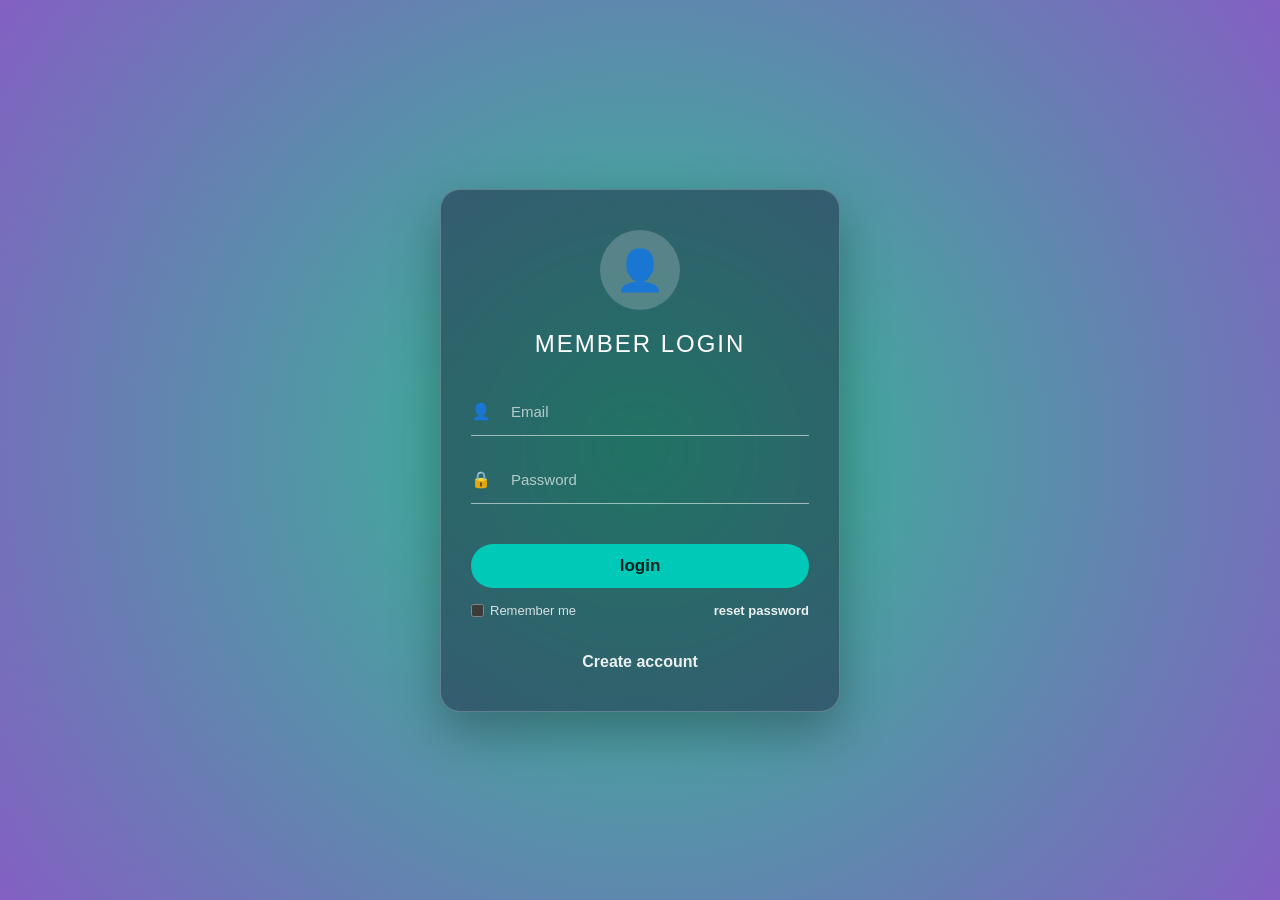
<file: index.html>
<head>
  <script src="js/storage.js"></script> 
  <script src="js/auth.js"></script>
</head>
<body>
  <script>
    async function redirectUser() {
      // Esperamos un momento a que el cliente se inicialice
location.href = getSession() ? "tasks.html" : "login.html"
    }
    // Ejecutamos después de que cargue la página
    window.onload = redirectUser;
  </script>
</body>
</file>
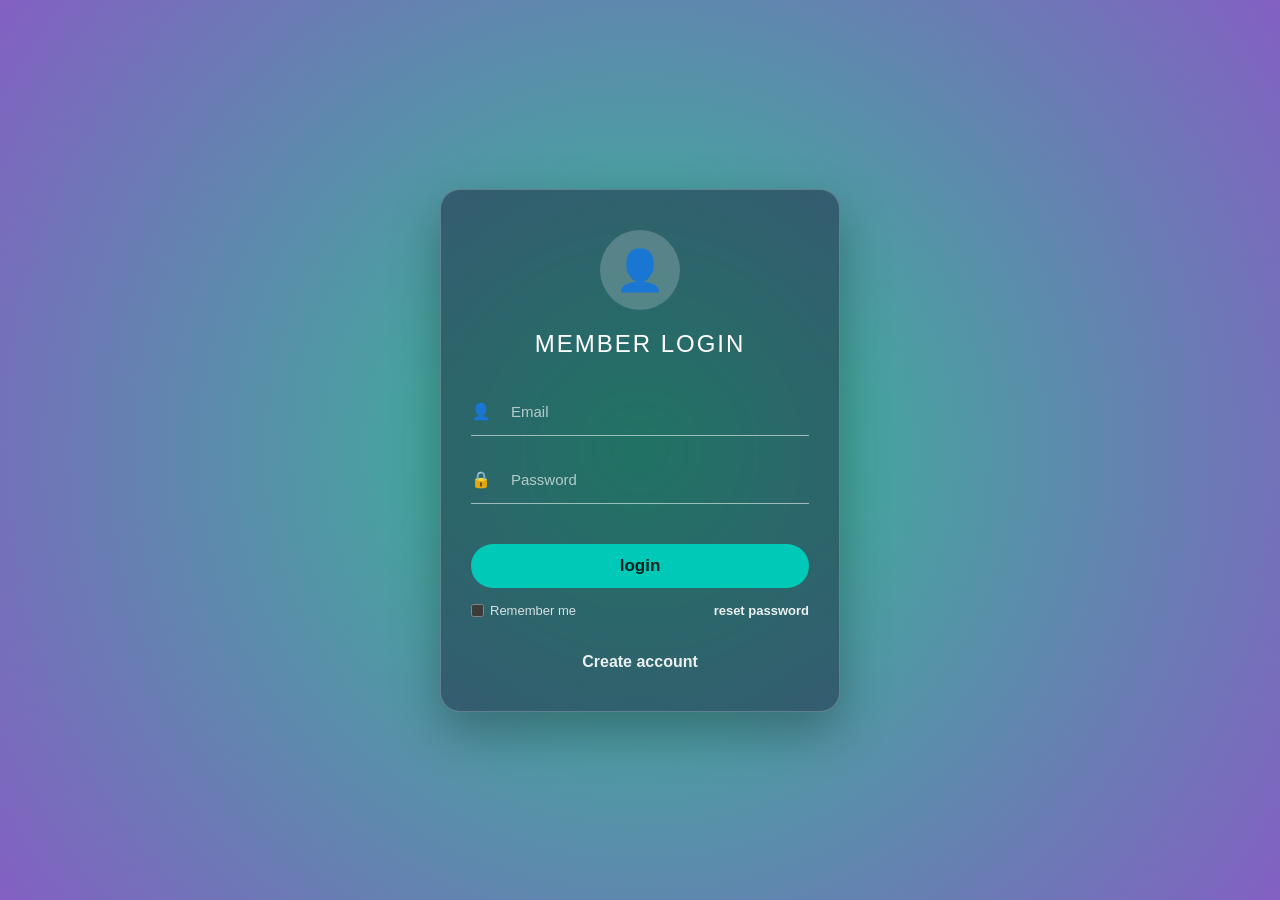
<file: login.html>
<!DOCTYPE html>
<html lang="es-mx">
<head>

  <meta charset="UTF-8">

  <link rel="icon" type="image/png" href="assets/ICON.png">

  <title>Iniciar Sesión</title>
  <script src="js/storage.js"></script>
  <script src="js/auth.js"></script>

  <link rel="stylesheet" href="css/styles.css">

</head>
<body>
  <div class="background-radial">
    <div class="login-card">
      <div class="avatar-container">
        <div class="avatar-icon">👤</div>
      </div>
      
      <h2>MEMBER LOGIN</h2>
      
      <form id="loginForm" onsubmit="event.preventDefault(); login(document.getElementById('email').value, document.getElementById('password').value);">
        <div class="input-group">
          <span class="icon">👤</span>
          <input id="email" type="email" placeholder="Email" autocomplete="email" required>
        </div>
        
        <div class="input-group">
          <span class="icon">🔒</span>
          <input id="password" type="password" placeholder="Password" autocomplete="current-password" required>
        </div>
        
        <button type="submit" class="login-btn">login</button>
        
        <div class="extra-options">
          <label class="remember-me">
            <input type="checkbox"> Remember me
          </label>
          <a href="#" class="forgot-pass">reset password</a>
        </div>
      </form>

      <div class="footer-link">
        <a href="register.html">Create account</a>
      </div>
    </div>
  </div>
</body>
</html>
</file>
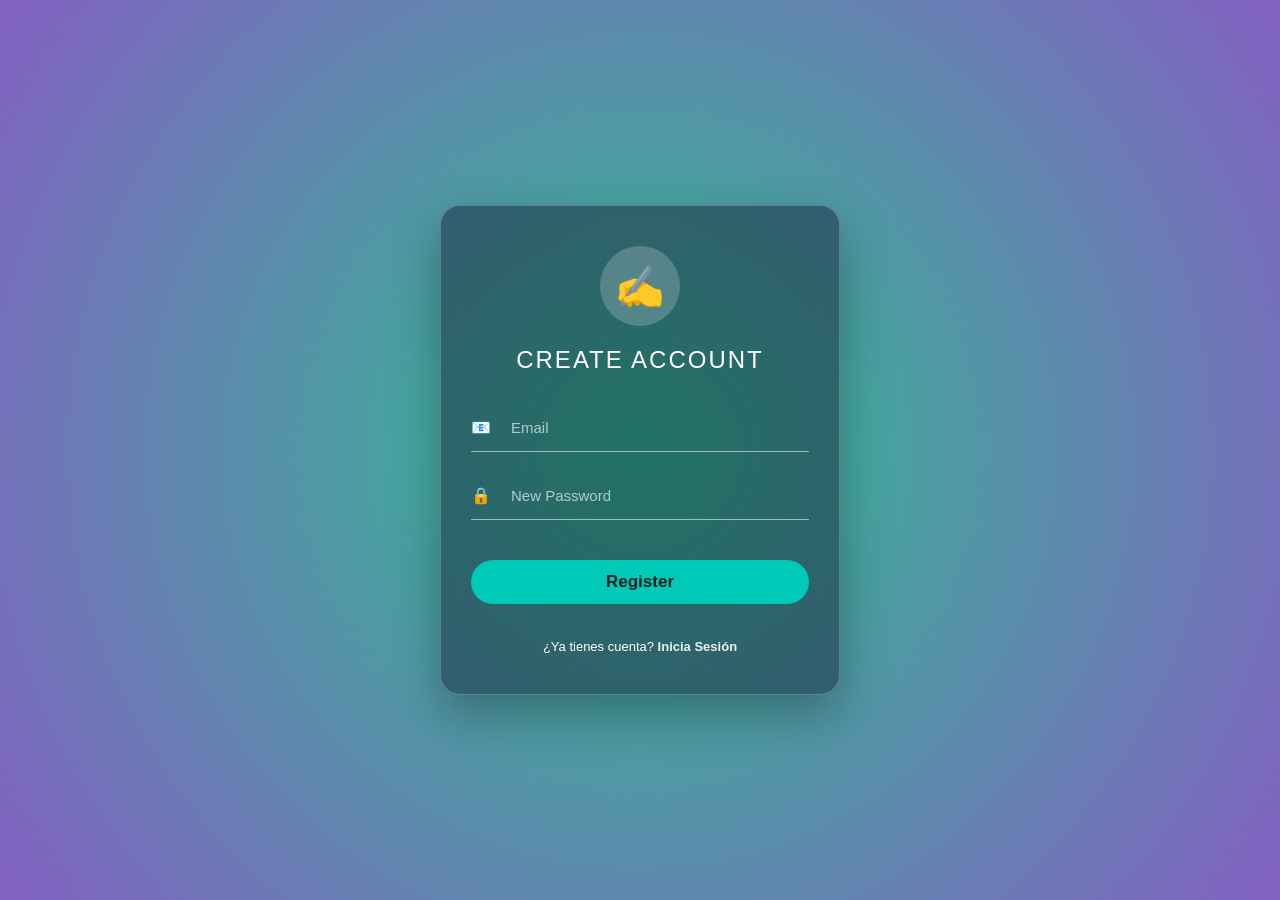
<file: register.html>
<!DOCTYPE html>
<html lang="es">
<head>

  <meta charset="UTF-8">

  <link rel="icon" type="image/png" href="assets/ICON.png">

  <title>Registro</title>

  <link rel="stylesheet" href="css/styles.css">

</head>
<body>
  <div class="background-radial">
    <div class="login-card">
      <div class="avatar-container">
        <div class="avatar-icon">✍️</div>
      </div>

      <h2>CREATE ACCOUNT</h2>

      <form
        id="registerForm"
        onsubmit="event.preventDefault(); register(email.value, password.value);"
      >
        <div class="input-group">
          <span class="icon">📧</span>
          <input id="email" type="email" placeholder="Email" autocomplete="email" required>
        </div>

        <div class="input-group">
          <span class="icon">🔒</span>
          <input id="password" type="password" placeholder="New Password" autocomplete="new-password" required>
        </div>

        <button type="submit" class="login-btn">Register</button>
      </form>

      <div class="footer-link">
        <p style="color: white; font-size: 13px; margin-top: 20px;">
          ¿Ya tienes cuenta? <a href="login.html" style="font-weight: bold;">Inicia Sesión</a>
        </p>
      </div>
    </div>
  </div>

  <script src="js/storage.js"></script> 
  <script src="js/auth.js"></script>
</body>

</html>
</file>
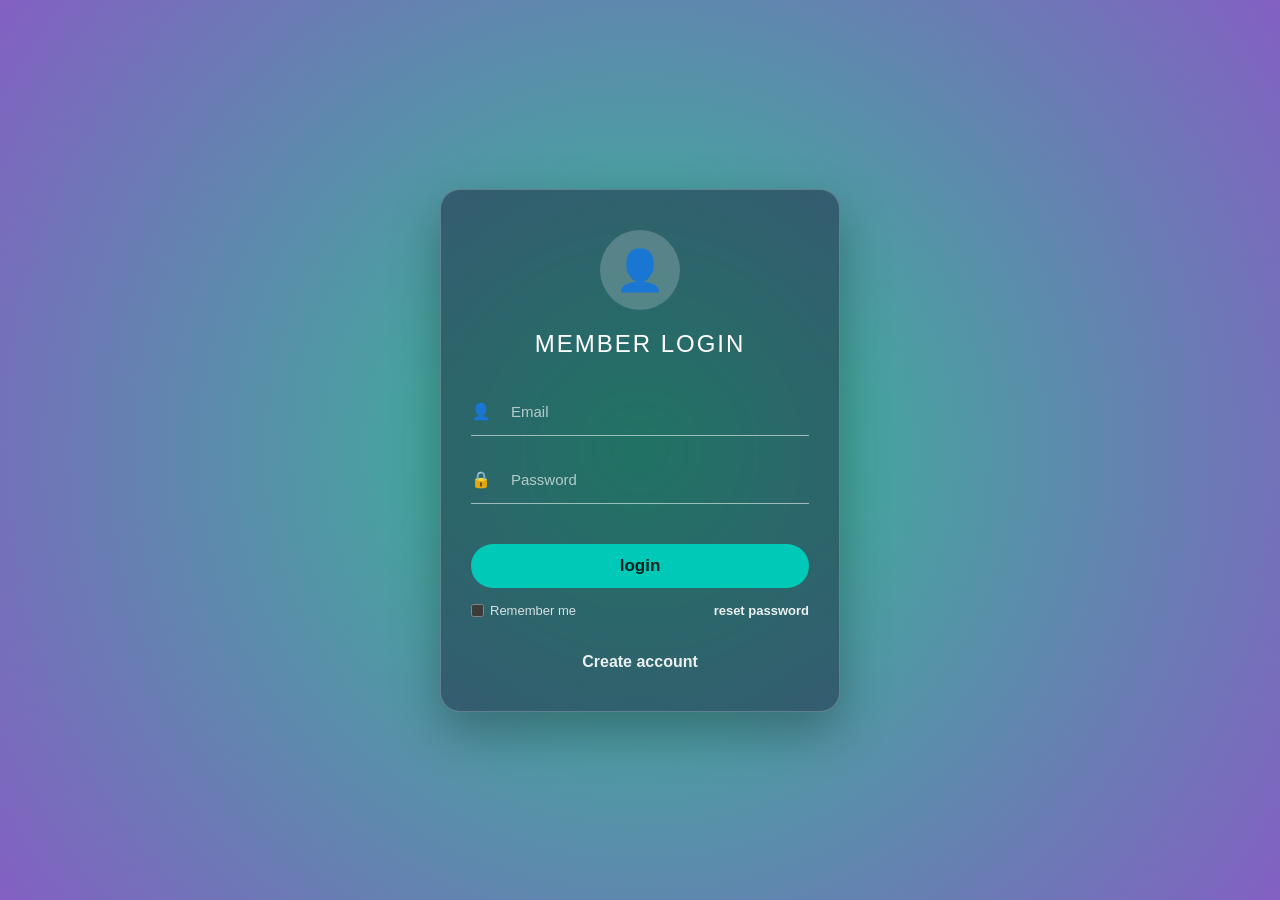
<file: tasks.html>
<!DOCTYPE html>
<html lang="es">

<head>

  <meta charset="UTF-8">

  <meta name="viewport" content="width=device-width, initial-scale=1.0">

  <link rel="icon" type="image/png" href="assets/ICON.png">

  <title>Gestor de Tareas Pro</title>

  <link rel="stylesheet" href="css/styles.css">

</head>

<body>
  <div class="background-radial">
    <div class="tasks-card">

      <div class="header">
        <h2>MIS TAREAS</h2>
        <button onclick="logout()" class="logout-btn">Salir 🚪</button>
      </div>

      <div class="task-form">
        <input id="task-input" type="text" placeholder="¿Qué sigue?" autocomplete="off">

        <div class="form-row">
          <select id="task-priority">
            <option value="normal">🟢 Normal</option>
            <option value="urgent">🔴 Urgente</option>
          </select>

          <input id="task-date" type="date">

          <button onclick="prepareTask()" class="add-btn-large">Agregar</button>
        </div>
      </div>

      <div class="filter-tabs">
        <button class="tab active" onclick="filterTasks('pending')">Pendientes</button>
        <button class="tab" onclick="filterTasks('completed')">Completadas</button>
        <button class="tab urgent-tab" onclick="filterTasks('urgent')">Urgentes</button>
      </div>

      <div class="list-container">
        <ul id="task-list">
        </ul>
      </div>

    </div>

    <button onclick="exportTasks()" class="logout-btn">Exportar ⬇️</button>
    <label class="logout-btn" style="cursor:pointer">Importar ⬆️
      <input type="file" accept=".json" hidden onchange="importTasks(this)">
    </label>
  </div>
  <script src="js/storage.js"></script> 
  <script src="js/auth.js"></script>
  <script src="js/guard.js"></script>
  <script src="js/tasks.js"></script>
  <button id="add-task-btn" class="add-btn-large">Agregar</button>
</body>

</html>
</file>
<file: css/styles.css>
/* ==========================================================
   styles.css — archivo único (login, registro, tareas)
   ========================================================== */

/* ---------- Tokens ---------- */
:root {
  --bg-1: #2ebf91;
  --bg-2: #8360c3;

  /* Vidrio oscuro tintado: garantiza contraste con texto blanco */
  --glass: rgba(15, 10, 40, 0.42);
  --glass-border: rgba(255, 255, 255, 0.22);
  --surface: rgba(255, 255, 255, 0.12);
  --surface-strong: rgba(255, 255, 255, 0.2);

  --text: #ffffff;
  --text-soft: rgba(255, 255, 255, 0.8);
  --placeholder: rgba(255, 255, 255, 0.65);

  --accent: #00c9b7;
  --accent-hover: #00e0cb;
  --accent-ink: #06211f;      /* texto oscuro sobre el acento */
  --danger: #ff8a8a;
  --danger-bg: rgba(255, 107, 107, 0.18);

  --radius-lg: 22px;
  --radius-md: 12px;
}

/* ---------- Reset y base ---------- */
*,
*::before,
*::after {
  margin: 0;
  padding: 0;
  box-sizing: border-box;
  font-family: 'Segoe UI', Tahoma, Geneva, Verdana, sans-serif;
}

html { color-scheme: dark; }

body {
  min-height: 100vh;
  min-height: 100dvh;
  color: var(--text);
  background: var(--bg-2);
}

/* Contenedor de pantalla completa (todas las páginas) */
.background-radial {
  width: 100%;
  min-height: 100vh;
  min-height: 100dvh;
  padding: 20px;
  display: flex;
  align-items: center;
  justify-content: center;
  background: radial-gradient(circle at center, var(--bg-1), var(--bg-2));
}

h2 {
  color: var(--text);
  letter-spacing: 2px;
  font-weight: 400;
  margin-bottom: 30px;
}

:focus-visible {
  outline: 2px solid #fff;
  outline-offset: 2px;
}

/* ---------- Tarjetas de vidrio ---------- */
.login-card,
.tasks-card {
  background: var(--glass);
  -webkit-backdrop-filter: blur(14px);
  backdrop-filter: blur(14px);
  border: 1px solid var(--glass-border);
  box-shadow: 0 20px 50px rgba(0, 0, 0, 0.3);
  color: var(--text);
}

/* ==========================================================
   LOGIN / REGISTRO
   ========================================================== */
.login-card {
  width: 100%;
  max-width: 400px;
  padding: 40px 30px;
  border-radius: 20px;
  text-align: center;
}

.avatar-container { margin-bottom: 20px; }

.avatar-icon {
  width: 80px;
  height: 80px;
  line-height: 80px;
  margin: 0 auto;
  font-size: 40px;
  border-radius: 50%;
  background: var(--surface-strong);
}

.input-group {
  display: flex;
  align-items: center;
  margin-bottom: 20px;
  padding: 5px 0;
  border-bottom: 1px solid rgba(255, 255, 255, 0.55);
}

.input-group span { margin-right: 10px; }

.input-group input {
  width: 100%;
  padding: 10px;
  border: none;
  outline: none;
  background: none;
  color: var(--text);
  font-size: 15px;
}

.input-group input::placeholder { color: var(--placeholder); }

.input-group:focus-within { border-bottom-color: var(--accent); }

/* Evita el fondo blanco/texto oscuro del autocompletado de Chrome */
.input-group input:-webkit-autofill {
  -webkit-text-fill-color: #fff;
  transition: background-color 9999s ease-in-out 0s;
  box-shadow: 0 0 0 1000px transparent inset;
}

.extra-options {
  display: flex;
  justify-content: space-between;
  align-items: center;
  margin-top: 15px;
  font-size: 13px;
  color: var(--text-soft);
}

.remember-me { display: flex; align-items: center; gap: 6px; cursor: pointer; }
.remember-me input { accent-color: var(--accent); }

.footer-link { margin-top: 35px; }

.footer-link p {
  color: var(--text-soft);
  font-size: 13px;
}

.extra-options a,
.footer-link a {
  color: var(--text);
  font-weight: 600;
  text-decoration: none;
  opacity: 0.9;
  transition: opacity 0.2s;
}

.extra-options a:hover,
.footer-link a:hover {
  opacity: 1;
  text-decoration: underline;
}

/* ==========================================================
   BOTONES PRIMARIOS (login, registro, agregar tarea)
   Texto oscuro sobre acento = contraste alto
   ========================================================== */
.login-btn,
.add-btn-large {
  border: none;
  background: var(--accent);
  color: var(--accent-ink);
  font-weight: 700;
  cursor: pointer;
  transition: background 0.2s, transform 0.1s;
}

.login-btn:hover,
.add-btn-large:hover { background: var(--accent-hover); }

.login-btn:active,
.add-btn-large:active { transform: scale(0.98); }

.login-btn {
  width: 100%;
  margin-top: 20px;
  padding: 12px;
  border-radius: 25px;
  font-size: 17px;
}

.add-btn-large {
  padding: 10px 20px;
  border-radius: 10px;
}

/* ==========================================================
   TAREAS
   ========================================================== */
.tasks-card {
  width: 100%;
  max-width: 520px;
  height: 80vh;
  height: min(80dvh, 720px);
  padding: 28px;
  border-radius: var(--radius-lg);
  display: flex;
  flex-direction: column;
}

.header {
  display: flex;
  justify-content: space-between;
  align-items: center;
  gap: 10px;
  margin-bottom: 22px;
}

.header h2 { margin: 0; font-size: 20px; }

.header-actions { display: flex; gap: 8px; flex-wrap: wrap; }

/* Botones del header (salir / exportar / importar) */
.logout-btn,
.ghost-btn {
  border: 1px solid var(--glass-border);
  background: var(--surface);
  color: var(--text);
  padding: 6px 12px;
  border-radius: 10px;
  font-size: 12px;
  cursor: pointer;
  transition: background 0.2s;
}

.ghost-btn:hover { background: var(--surface-strong); }

.logout-btn { border-color: rgba(255, 138, 138, 0.5); }
.logout-btn:hover { background: var(--danger-bg); }

/* Formulario */
.task-form {
  display: flex;
  flex-direction: column;
  gap: 10px;
  margin-bottom: 18px;
}

.form-row {
  display: flex;
  flex-wrap: wrap;
  gap: 10px;
}

.task-form input[type="text"],
select,
input[type="date"] {
  background: var(--surface);
  border: 1px solid var(--glass-border);
  color: var(--text);
  padding: 11px 14px;
  border-radius: var(--radius-md);
  outline: none;
  font-size: 14px;
  transition: border-color 0.2s, background 0.2s;
}

.task-form input[type="text"] { width: 100%; }

select,
input[type="date"] { flex: 1 1 120px; min-width: 0; }

.task-form input::placeholder { color: var(--placeholder); }

.task-form input:focus,
select:focus {
  border-color: var(--accent);
  background: var(--surface-strong);
}

option { background: #24203f; color: #fff; }

/* Pestañas */
.filter-tabs {
  display: flex;
  justify-content: space-around;
  margin-bottom: 14px;
  padding-bottom: 8px;
  border-bottom: 1px solid var(--glass-border);
}

.tab {
  background: none;
  border: none;
  border-bottom: 2px solid transparent;
  color: var(--text-soft);
  cursor: pointer;
  font-size: 14px;
  padding: 6px 10px;
  transition: color 0.2s;
}

.tab:hover { color: var(--text); }

.tab.active {
  color: var(--text);
  font-weight: 600;
  border-bottom-color: var(--accent);
}

.urgent-tab:hover { color: var(--danger); }

/* Lista */
.list-container {
  flex: 1;
  overflow-y: auto;
  padding-right: 4px;
  scrollbar-width: thin;
  scrollbar-color: rgba(255, 255, 255, 0.35) transparent;
}

#task-list { list-style: none; }

#task-list li {
  display: flex;
  justify-content: space-between;
  align-items: center;
  gap: 10px;
  margin-bottom: 10px;
  padding: 14px 15px;
  border-radius: 15px;
  background: var(--surface);
  color: var(--text);
  border-left: 4px solid transparent;
  animation: fadeIn 0.3s ease;
}

#task-list li.priority-urgent {
  background: var(--danger-bg);
  border-left-color: var(--danger);
}

.task-content {
  display: flex;
  align-items: center;
  flex-wrap: wrap;
  gap: 6px 10px;
  min-width: 0;
  word-break: break-word;
}

.task-content input[type="checkbox"] {
  width: 18px;
  height: 18px;
  accent-color: var(--accent);
  cursor: pointer;
  flex-shrink: 0;
}

.completed-text {
  text-decoration: line-through;
  opacity: 0.6;
}

.task-date {
  width: 100%;
  margin-left: 28px;
  color: var(--text-soft);
  font-size: 12px;
}

.btn-delete {
  flex-shrink: 0;
  width: 30px;
  height: 30px;
  border: 1px solid transparent;
  border-radius: 8px;
  background: var(--surface-strong);
  color: var(--danger);
  font-weight: 700;
  cursor: pointer;
  transition: background 0.2s;
}

.btn-delete:hover { background: var(--danger-bg); border-color: var(--danger); }

@keyframes fadeIn {
  from { opacity: 0; transform: translateY(10px); }
  to   { opacity: 1; transform: translateY(0); }
}

/* ---------- Móvil ---------- */
@media (max-width: 480px) {
  .background-radial { padding: 12px; }
  .tasks-card { padding: 20px 16px; }
  .login-card { padding: 32px 22px; }
  .add-btn-large { flex: 1 1 100%; }
}
</file>
